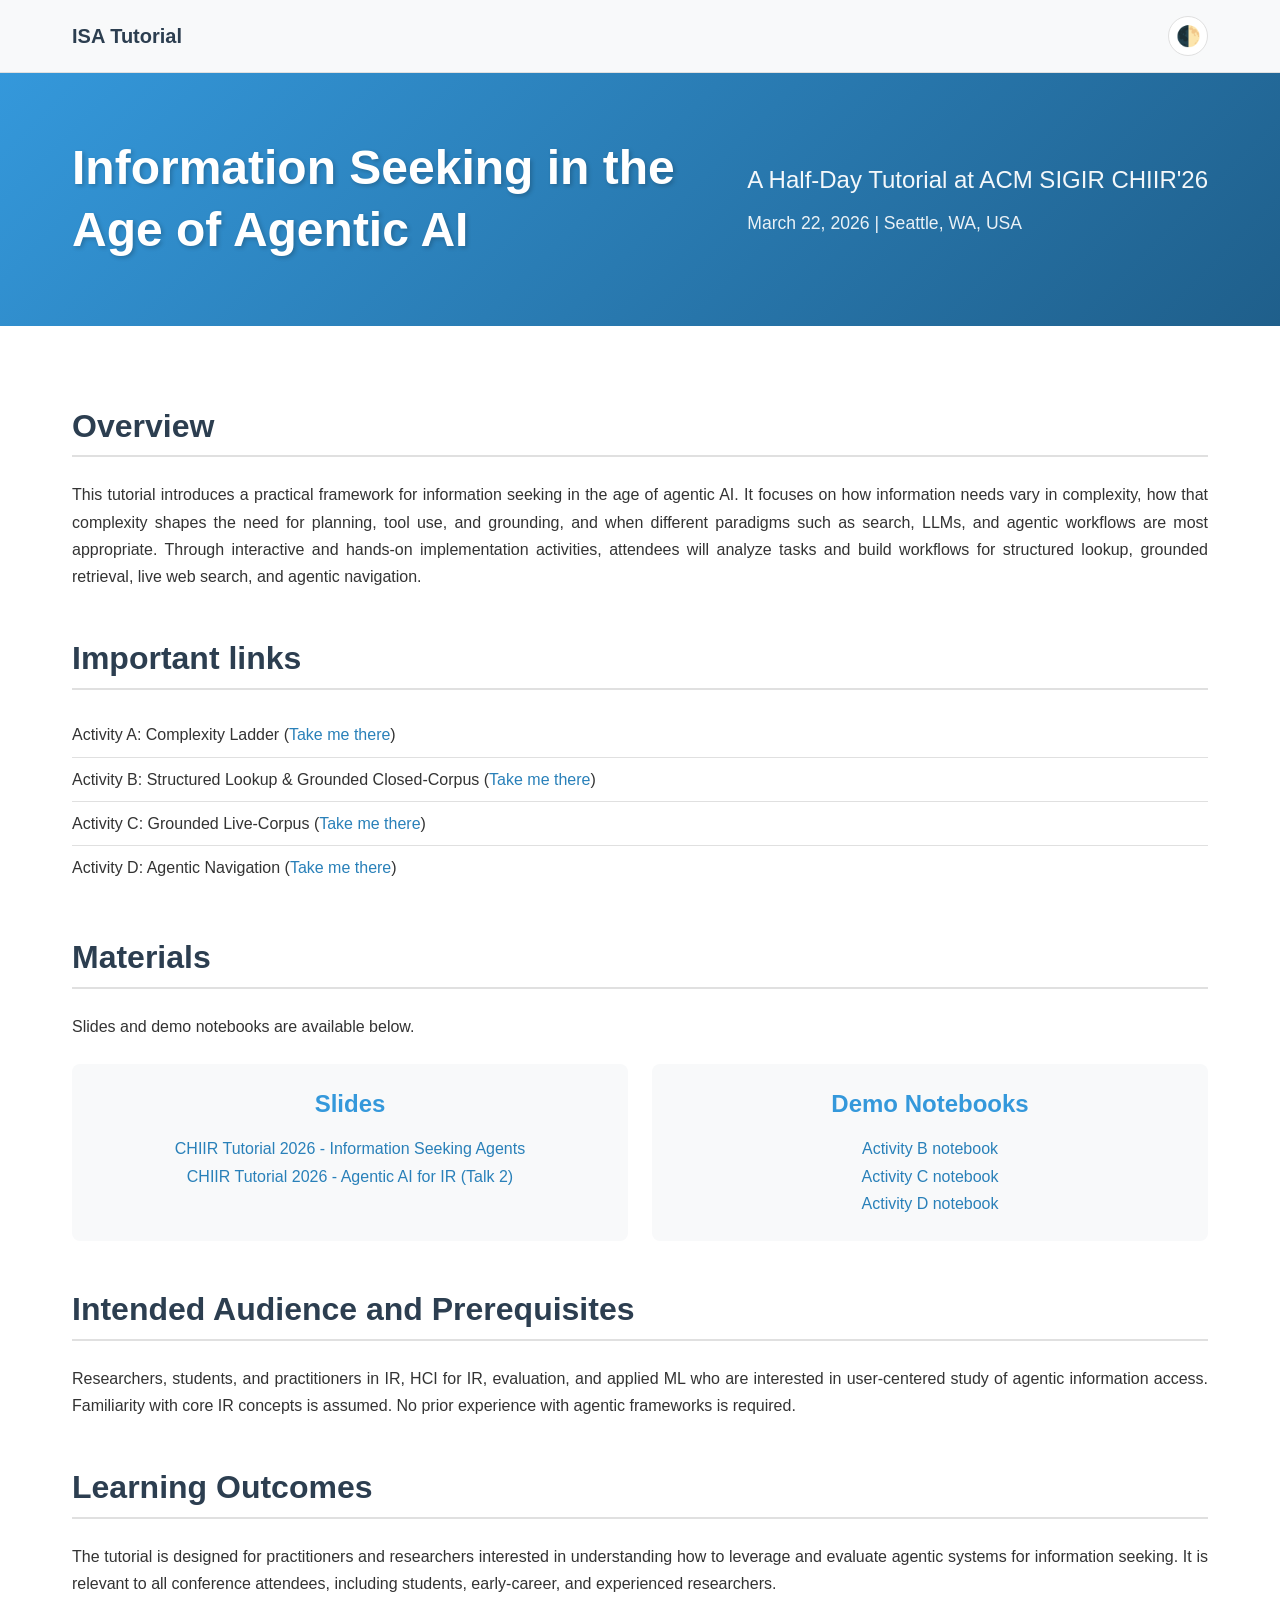
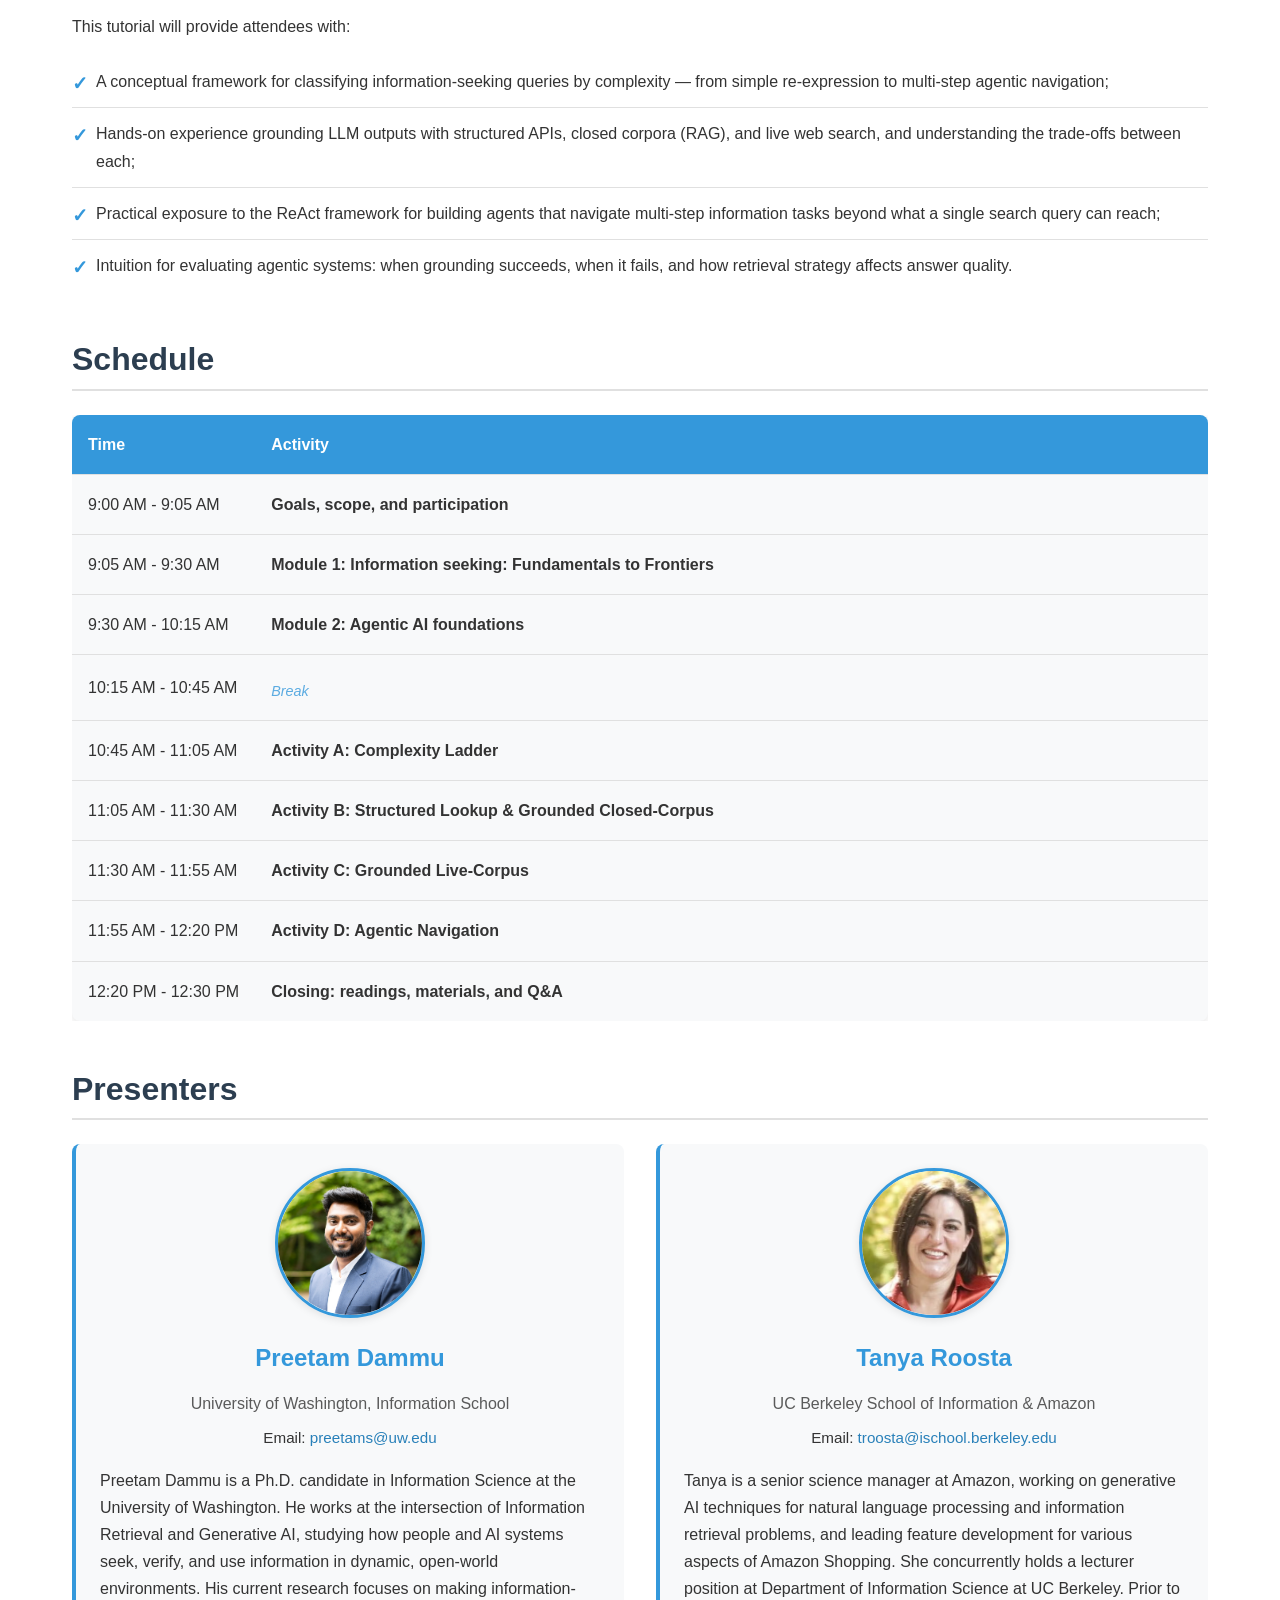
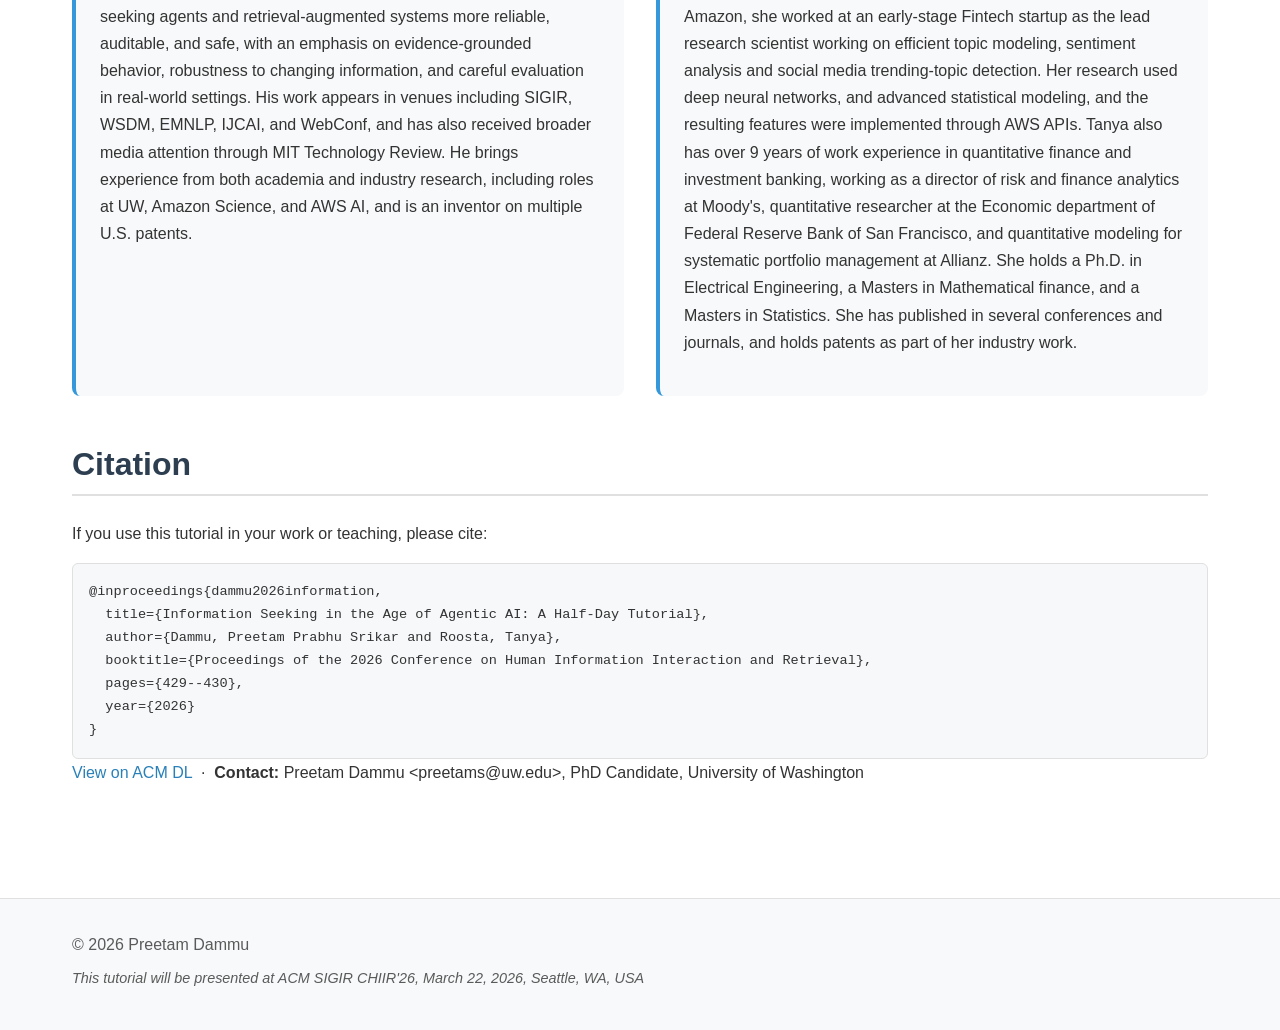
<file: index.html>
<!DOCTYPE html>
<html lang="en">
<head>
    <meta charset="UTF-8">
    <meta name="viewport" content="width=device-width, initial-scale=1.0">
    <meta name="description" content="Information Seeking in the Age of Agentic AI: A Half-Day Tutorial at ACM SIGIR CHIIR'26">
    <title>Information Seeking in the Age of Agentic AI | CHIIR'26 Tutorial</title>
    <link rel="stylesheet" href="css/style.css">
</head>
<body>
    <header>
        <nav class="navbar">
            <div class="container">
                <a href="index.html" class="logo">ISA Tutorial</a>
                <button class="theme-toggle" id="themeToggle" aria-label="Toggle dark mode">🌓</button>
            </div>
        </nav>
    </header>

    <main>
        <section class="hero">
            <div class="container">
                <div class="hero-content">
                    <div class="hero-left">
                        <h1>Information Seeking in the Age of Agentic AI</h1>
                    </div>
                    <div class="hero-right">
                        <p class="subtitle">A Half-Day Tutorial at ACM SIGIR CHIIR'26</p>
                        <p class="conference-info">March 22, 2026 | Seattle, WA, USA</p>
                    </div>
                </div>
            </div>
        </section>

        <section class="content">
            <div class="container">
                <section id="abstract" class="section">
                    <h2>Overview</h2>
                    <p>This tutorial introduces a practical framework for information seeking in the age of agentic AI. It focuses on how information needs vary in complexity, how that complexity shapes the need for planning, tool use, and grounding, and when different paradigms such as search, LLMs, and agentic workflows are most appropriate. Through interactive and hands-on implementation activities, attendees will analyze tasks and build workflows for structured lookup, grounded retrieval, live web search, and agentic navigation.</p>
                </section>

                <section id="important-links" class="section">
                    <h2>Important links</h2>
                    <ul class="important-links-list">
                        <li>Activity A: Complexity Ladder (<a href="activity1.html" target="_blank" rel="noopener noreferrer">Take me there</a>)</li>
                        <li>Activity B: Structured Lookup &amp; Grounded Closed-Corpus (<a href="activity2.html" target="_blank" rel="noopener noreferrer">Take me there</a>)</li>
                        <li>Activity C: Grounded Live-Corpus (<a href="activity3.html" target="_blank" rel="noopener noreferrer">Take me there</a>)</li>
                        <li>Activity D: Agentic Navigation (<a href="activity4.html" target="_blank" rel="noopener noreferrer">Take me there</a>)</li>
                    </ul>
                </section>

                <section id="materials" class="section">
                    <h2>Materials</h2>
                    <p>Slides and demo notebooks are available below.</p>
                    <div class="materials-list">
                        <div class="material-item">
                            <h3>Slides</h3>
                            <p>
                                <a href="assets/slides/CHIIR%20Tutorial%202026%20-%20Information%20Seeking%20Agents.pdf" target="_blank" rel="noopener noreferrer">CHIIR Tutorial 2026 - Information Seeking Agents</a><br>
                                <a href="assets/slides/CHIIR%20Tutorial%202026%20-%20Agentic%20AI%20for%20IR%20%28Talk%202%29.pdf" target="_blank" rel="noopener noreferrer">CHIIR Tutorial 2026 - Agentic AI for IR (Talk 2)</a>
                            </p>
                        </div>
                        <div class="material-item">
                            <h3>Demo Notebooks</h3>
                            <p>
                                <a href="notebooks/activity_b.ipynb" target="_blank" rel="noopener noreferrer">Activity B notebook</a><br>
                                <a href="notebooks/activity_c.ipynb" target="_blank" rel="noopener noreferrer">Activity C notebook</a><br>
                                <a href="notebooks/activity_d.ipynb" target="_blank" rel="noopener noreferrer">Activity D notebook</a>
                            </p>
                        </div>
                    </div>
                </section>

                <section id="audience" class="section">
                    <h2>Intended Audience and Prerequisites</h2>
                    <p>Researchers, students, and practitioners in IR, HCI for IR, evaluation, and applied ML who are interested in user-centered study of agentic information access. Familiarity with core IR concepts is assumed. No prior experience with agentic frameworks is required.</p>
                </section>

                <section id="learning-outcomes" class="section">
                    <h2>Learning Outcomes</h2>
                    <p>The tutorial is designed for practitioners and researchers interested in understanding how to leverage and evaluate agentic systems for information seeking. It is relevant to all conference attendees, including students, early-career, and experienced researchers.</p>
                    <p>This tutorial will provide attendees with:</p>
                    <ul class="outcomes-list">
                        <li>A conceptual framework for classifying information-seeking queries by complexity — from simple re-expression to multi-step agentic navigation;</li>
                        <li>Hands-on experience grounding LLM outputs with structured APIs, closed corpora (RAG), and live web search, and understanding the trade-offs between each;</li>
                        <li>Practical exposure to the ReAct framework for building agents that navigate multi-step information tasks beyond what a single search query can reach;</li>
                        <li>Intuition for evaluating agentic systems: when grounding succeeds, when it fails, and how retrieval strategy affects answer quality.</li>
                    </ul>
                </section>

                <section id="schedule" class="section">
                    <h2>Schedule</h2>
                    <div class="schedule-table">
                        <table>
                            <thead>
                                <tr>
                                    <th>Time</th>
                                    <th>Activity</th>
                                </tr>
                            </thead>
                            <tbody>
                                <tr>
                                    <td>9:00 AM - 9:05 AM</td>
                                    <td><strong>Goals, scope, and participation</strong></td>
                                </tr>
                                <tr>
                                    <td>9:05 AM - 9:30 AM</td>
                                    <td><strong>Module 1: Information seeking: Fundamentals to Frontiers</strong></td>
                                </tr>
                                <tr>
                                    <td>9:30 AM - 10:15 AM</td>
                                    <td><strong>Module 2: Agentic AI foundations</strong></td>
                                </tr>
                                <tr>
                                    <td>10:15 AM - 10:45 AM</td>
                                    <td><em>Break</em></td>
                                </tr>
                                <tr>
                                    <td>10:45 AM - 11:05 AM</td>
                                    <td><strong>Activity A: Complexity Ladder</strong></td>
                                </tr>
                                <tr>
                                    <td>11:05 AM - 11:30 AM</td>
                                    <td><strong>Activity B: Structured Lookup &amp; Grounded Closed-Corpus</strong></td>
                                </tr>
                                <tr>
                                    <td>11:30 AM - 11:55 AM</td>
                                    <td><strong>Activity C: Grounded Live-Corpus</strong></td>
                                </tr>
                                <tr>
                                    <td>11:55 AM - 12:20 PM</td>
                                    <td><strong>Activity D: Agentic Navigation</strong></td>
                                </tr>
                                <tr>
                                    <td>12:20 PM - 12:30 PM</td>
                                    <td><strong>Closing: readings, materials, and Q&amp;A</strong></td>
                                </tr>
                            </tbody>
                        </table>
                    </div>
                </section>

                <section id="presenters" class="section">
                    <h2>Presenters</h2>
                    <div class="presenters-grid">
                        <div class="presenter">
                            <img src="bios/preetam_pic.jpg" alt="Preetam Dammu" class="presenter-photo">
                            <h3>Preetam Dammu</h3>
                            <p class="affiliation">University of Washington, Information School</p>
                            <p class="email">Email: <a href="mailto:preetams@uw.edu">preetams@uw.edu</a></p>
                            <p id="preetam-bio" class="bio-content">Preetam Dammu is a Ph.D. candidate in Information Science at the University of Washington. He works at the intersection of Information Retrieval and Generative AI, studying how people and AI systems seek, verify, and use information in dynamic, open-world environments. His current research focuses on making information-seeking agents and retrieval-augmented systems more reliable, auditable, and safe, with an emphasis on evidence-grounded behavior, robustness to changing information, and careful evaluation in real-world settings. His work appears in venues including SIGIR, WSDM, EMNLP, IJCAI, and WebConf, and has also received broader media attention through MIT Technology Review. He brings experience from both academia and industry research, including roles at UW, Amazon Science, and AWS AI, and is an inventor on multiple U.S. patents.</p>
                        </div>
                        <div class="presenter">
                            <img src="bios/tanya_pic.avif" alt="Tanya Roosta" class="presenter-photo">
                            <h3>Tanya Roosta</h3>
                            <p class="affiliation">UC Berkeley School of Information & Amazon</p>
                            <p class="email">Email: <a href="mailto:troosta@ischool.berkeley.edu">troosta@ischool.berkeley.edu</a></p>
                            <p id="tanya-bio" class="bio-content">Tanya is a senior science manager at Amazon, working on generative AI techniques for natural language processing and information retrieval problems, and leading feature development for various aspects of Amazon Shopping. She concurrently holds a lecturer position at Department of Information Science at UC Berkeley. Prior to Amazon, she worked at an early-stage Fintech startup as the lead research scientist working on efficient topic modeling, sentiment analysis and social media trending-topic detection. Her research used deep neural networks, and advanced statistical modeling, and the resulting features were implemented through AWS APIs. Tanya also has over 9 years of work experience in quantitative finance and investment banking, working as a director of risk and finance analytics at Moody's, quantitative researcher at the Economic department of Federal Reserve Bank of San Francisco, and quantitative modeling for systematic portfolio management at Allianz. She holds a Ph.D. in Electrical Engineering, a Masters in Mathematical finance, and a Masters in Statistics. She has published in several conferences and journals, and holds patents as part of her industry work.</p>
                        </div>
                    </div>
                </section>

                <section id="citation" class="section">
                    <h2>Citation</h2>
                    <p>If you use this tutorial in your work or teaching, please cite:</p>
                    <pre style="background:var(--card-bg,#f6f8fa);border:1px solid var(--border-color,#d0d7de);border-radius:6px;padding:1rem;font-size:0.85rem;overflow-x:auto;">@inproceedings{dammu2026information,
  title={Information Seeking in the Age of Agentic AI: A Half-Day Tutorial},
  author={Dammu, Preetam Prabhu Srikar and Roosta, Tanya},
  booktitle={Proceedings of the 2026 Conference on Human Information Interaction and Retrieval},
  pages={429--430},
  year={2026}
}</pre>
                    <p>
                        <a href="https://dl.acm.org/doi/abs/10.1145/3786304.3787893"
                           target="_blank" rel="noopener">View on ACM DL</a>
                        &nbsp;&middot;&nbsp;
                        <strong>Contact:</strong> Preetam Dammu &lt;preetams@uw.edu&gt;, PhD Candidate, University of Washington
                    </p>
                </section>
            </div>
        </section>
    </main>

    <footer>
        <div class="container">
            <p>&copy; 2026 Preetam Dammu</p>
            <p class="acknowledgment">This tutorial will be presented at ACM SIGIR CHIIR'26, March 22, 2026, Seattle, WA, USA</p>
        </div>
    </footer>

    <script>
        // Dark mode toggle
        const themeToggle = document.getElementById('themeToggle');
        const prefersDark = window.matchMedia('(prefers-color-scheme: dark)').matches;
        const storedTheme = localStorage.getItem('theme');
        
        // Set initial theme
        if (storedTheme) {
            document.body.classList.toggle('dark-mode', storedTheme === 'dark');
        } else if (prefersDark) {
            document.body.classList.add('dark-mode');
        }
        
        themeToggle.addEventListener('click', () => {
            document.body.classList.toggle('dark-mode');
            const isDark = document.body.classList.contains('dark-mode');
            localStorage.setItem('theme', isDark ? 'dark' : 'light');
        });

    </script>
</body>
</html>
</file>
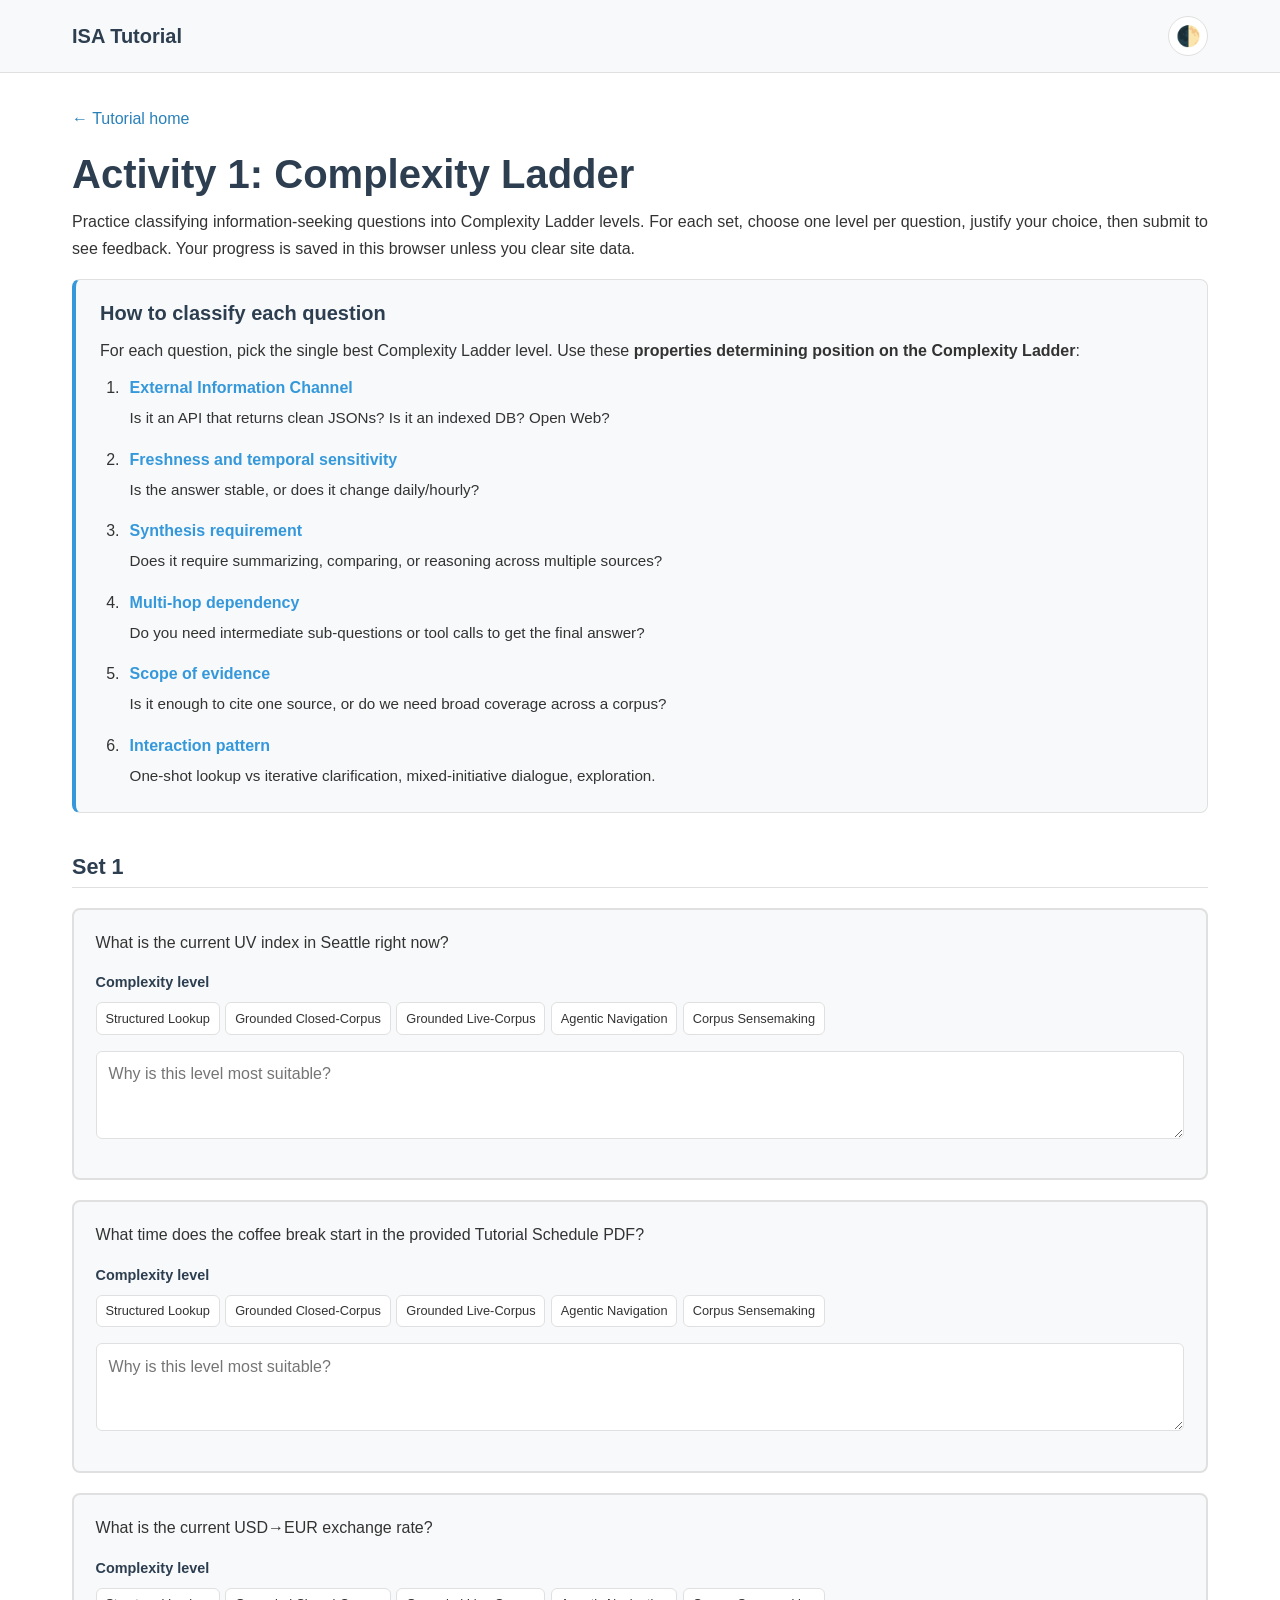
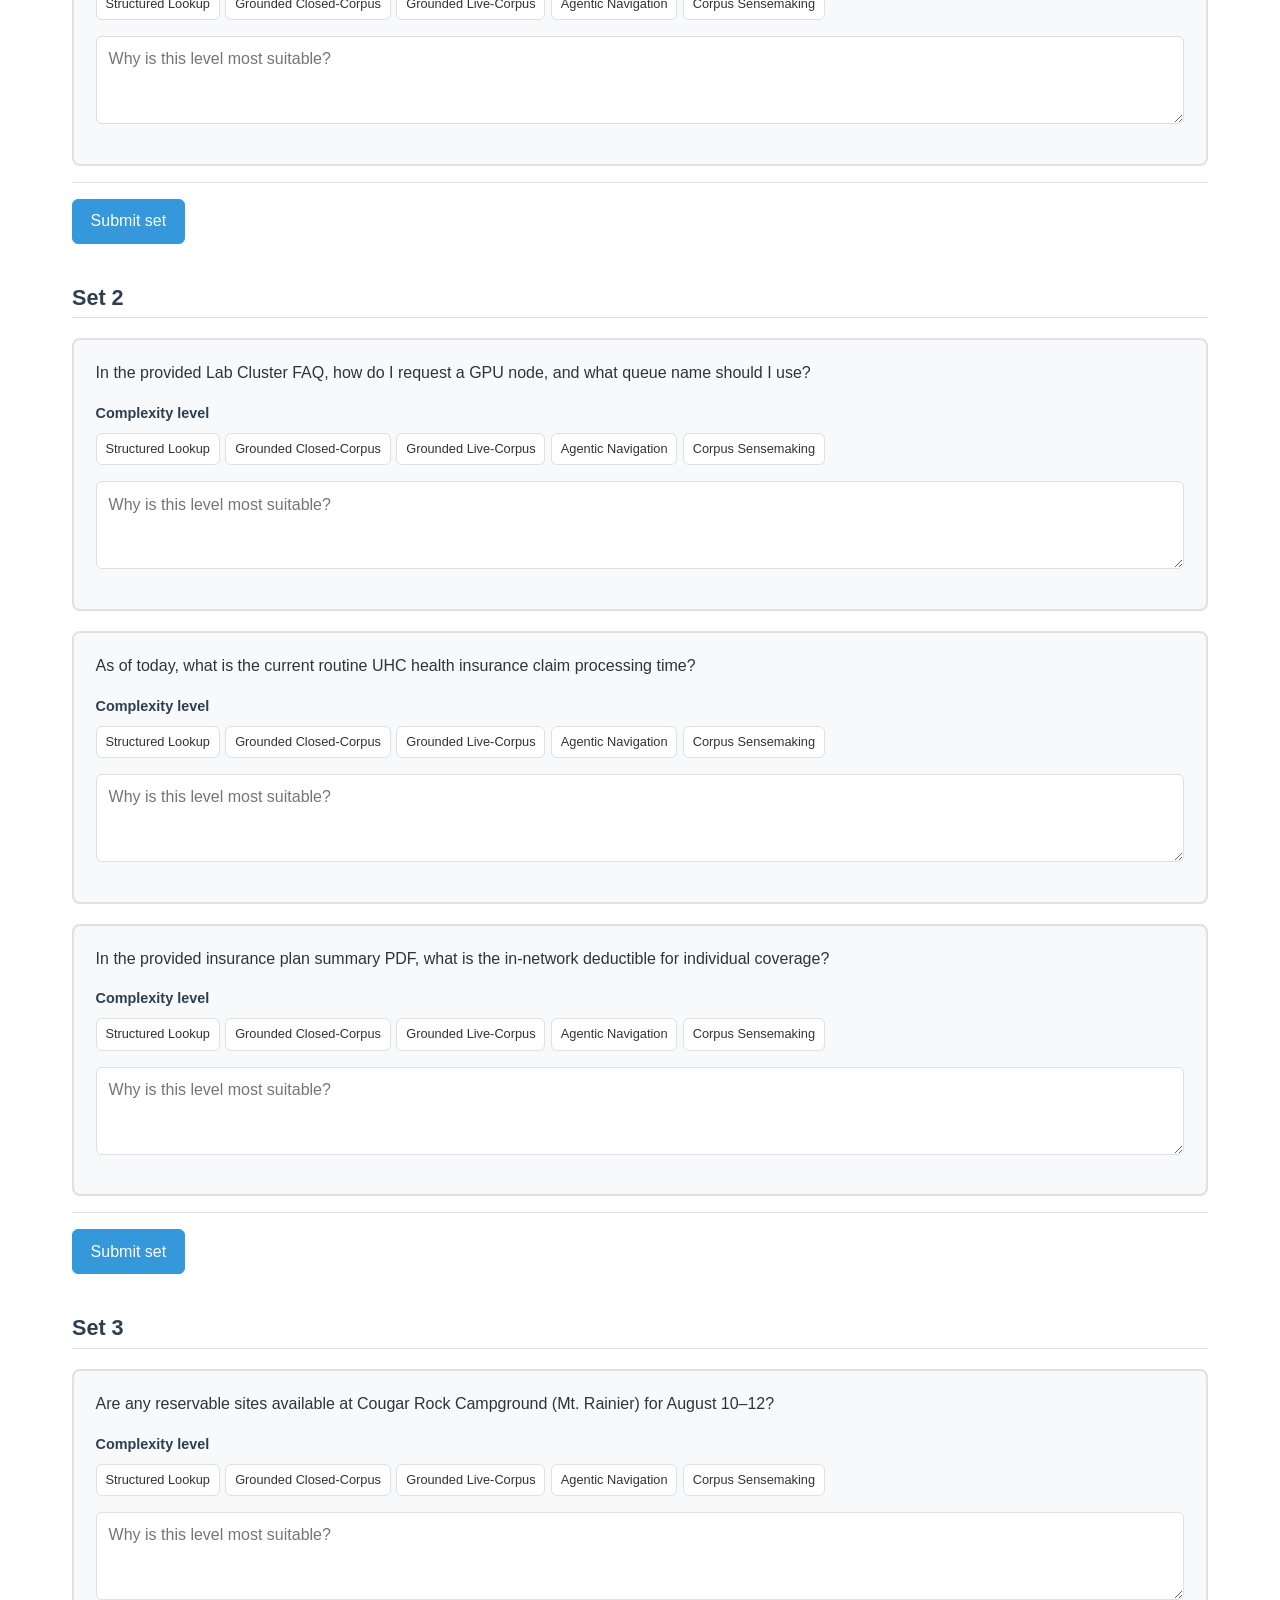
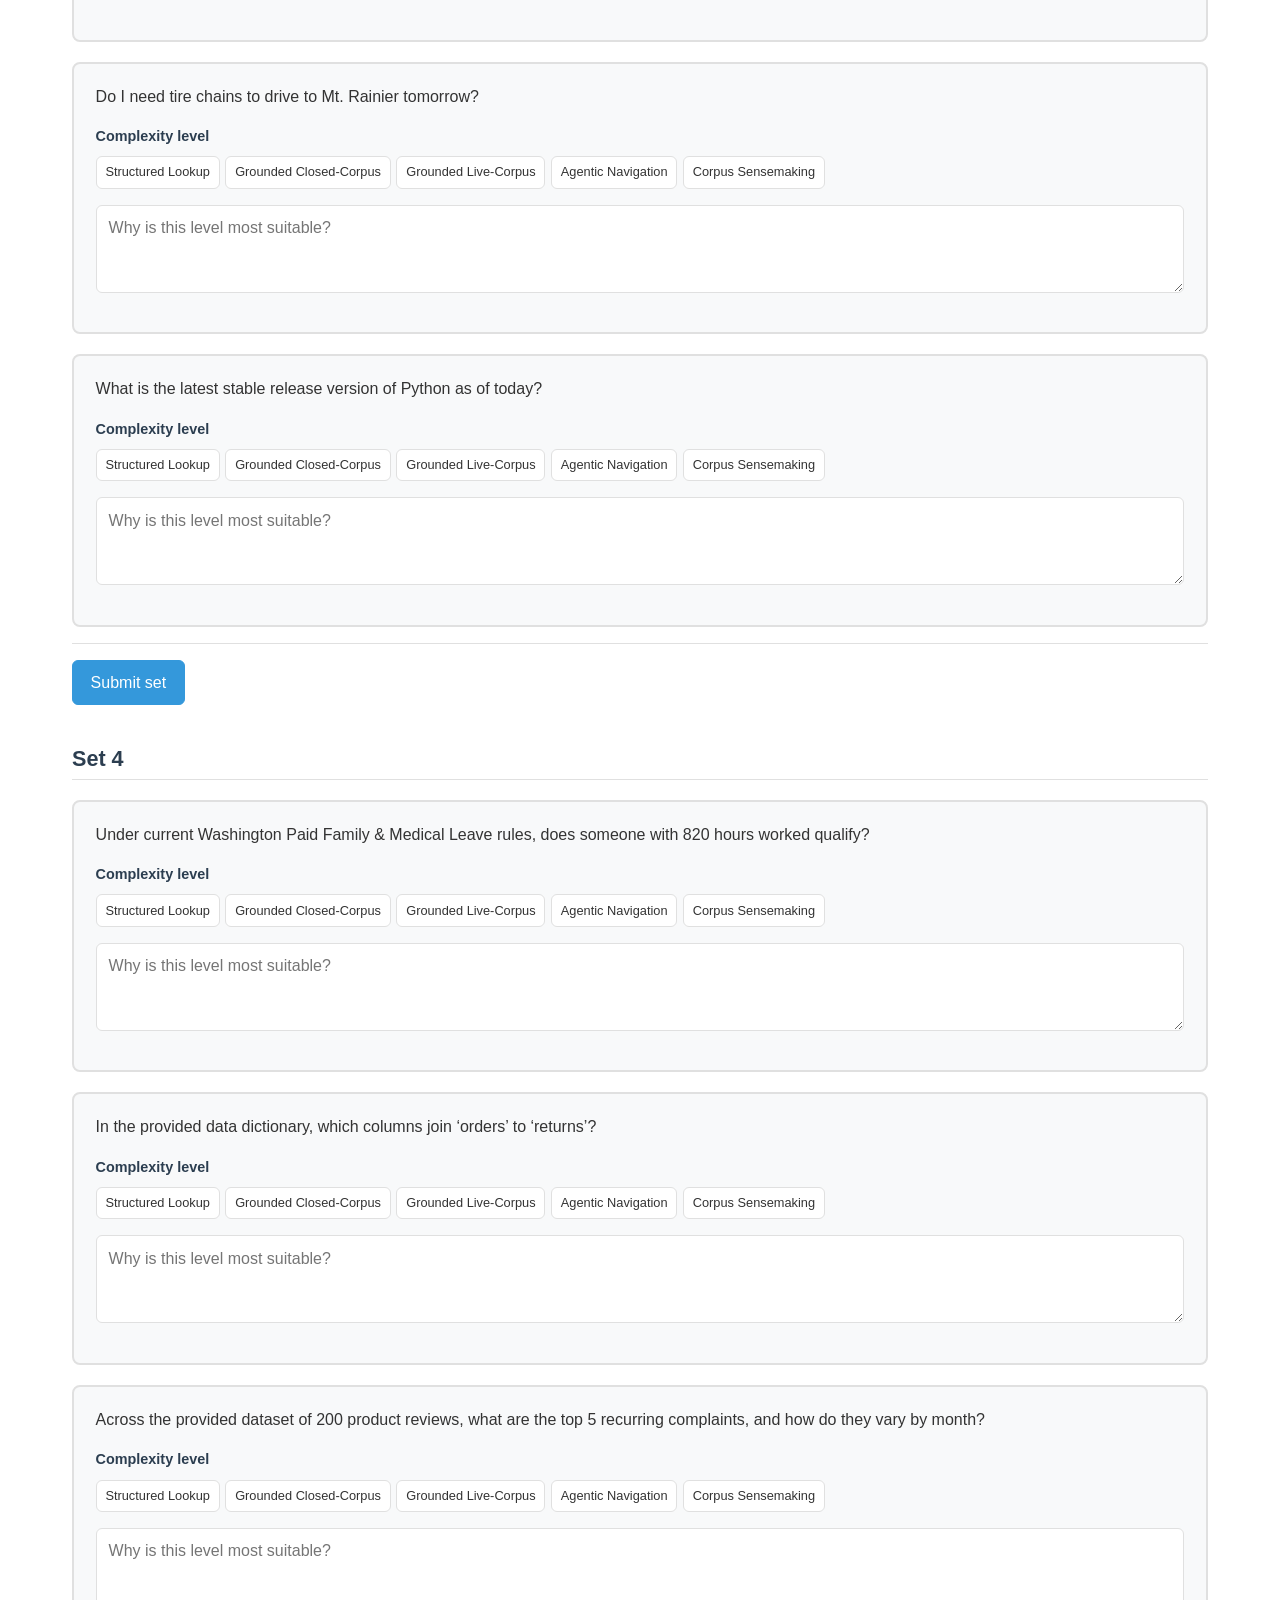
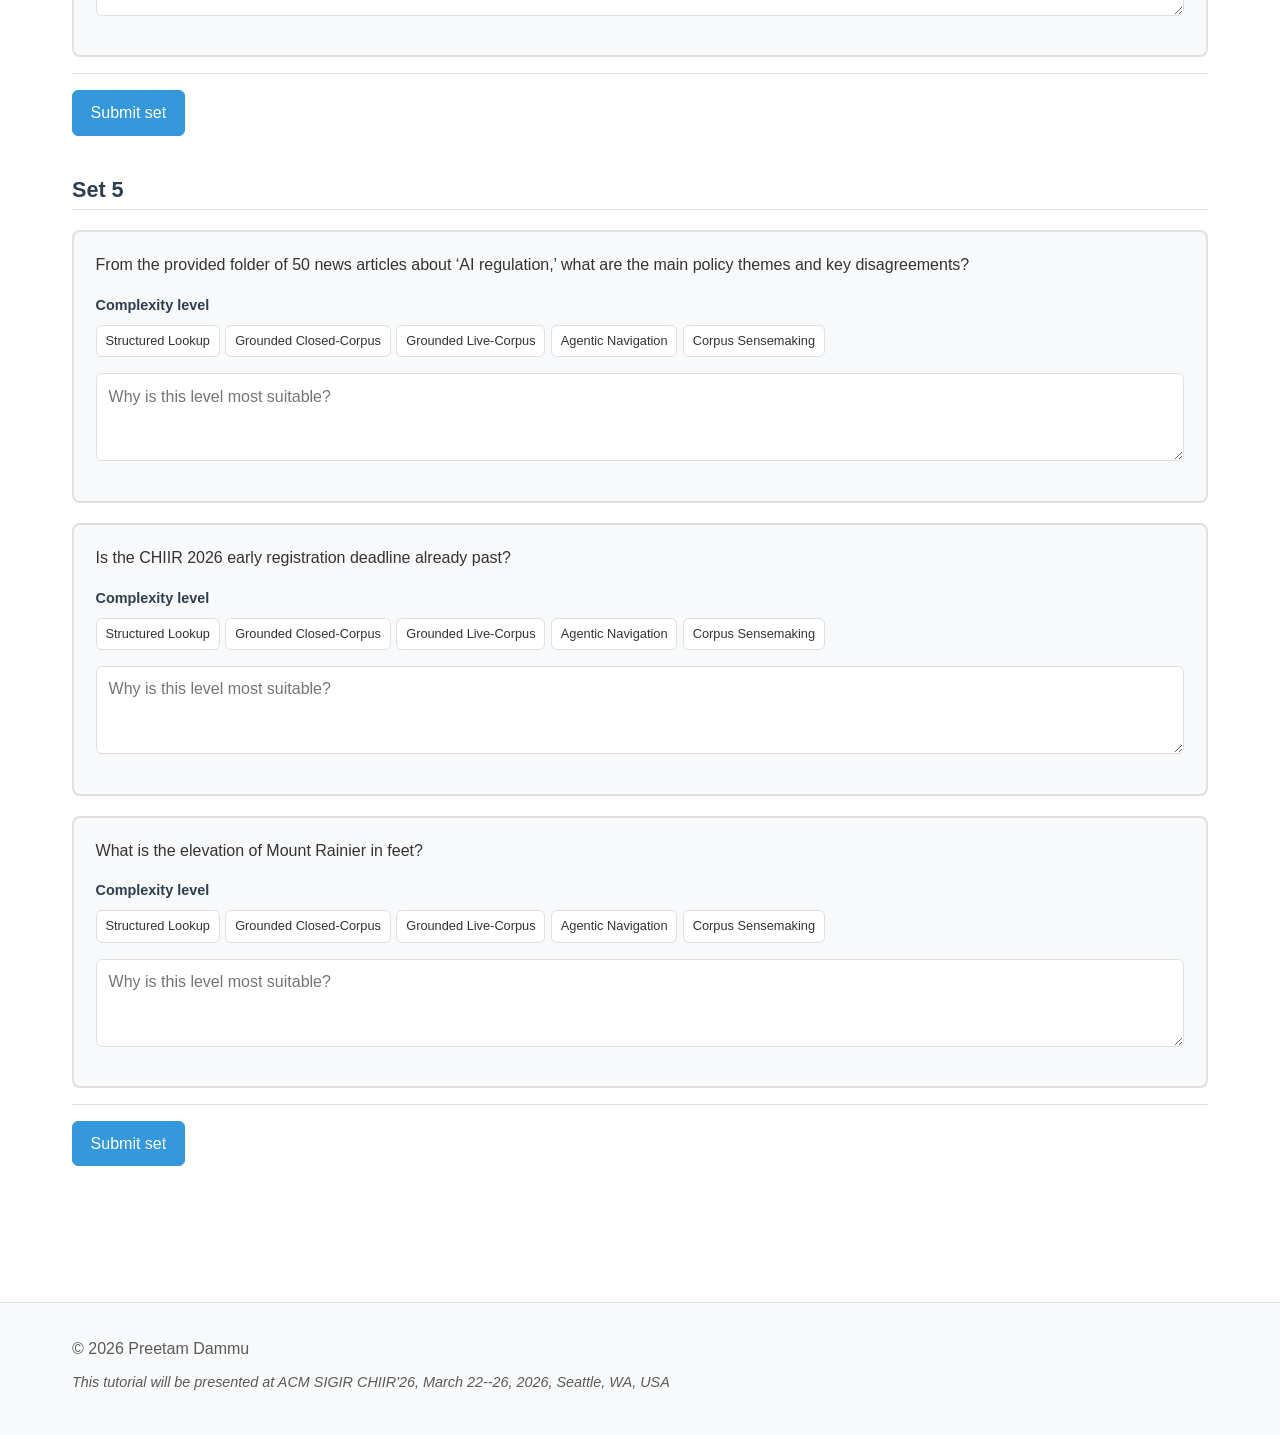
<file: activity1.html>
<!DOCTYPE html>
<html lang="en">
<head>
    <meta charset="UTF-8">
    <meta name="viewport" content="width=device-width, initial-scale=1.0">
    <meta name="description" content="Activity 1: Complexity Ladder — ISA Tutorial at ACM SIGIR CHIIR'26">
    <title>Activity 1: Complexity Ladder | ISA Tutorial</title>
    <link rel="stylesheet" href="css/style.css">
    <link rel="stylesheet" href="assets/task1/task1.css">
</head>
<body>
    <header>
        <nav class="navbar">
            <div class="container">
                <a href="index.html" class="logo">ISA Tutorial</a>
                <button class="theme-toggle" id="themeToggle" aria-label="Toggle dark mode">🌓</button>
            </div>
        </nav>
    </header>

    <main>
        <section class="content">
            <div class="container">
                <section id="activity-1" class="section">
                    <p><a href="index.html">← Tutorial home</a></p>
                    <h1>Activity 1: Complexity Ladder</h1>
                    <p>Practice classifying information-seeking questions into Complexity Ladder levels. For each set, choose one level per question, justify your choice, then submit to see feedback. Your progress is saved in this browser unless you clear site data.</p>
                    <div id="task1-complexity-quiz"></div>
                </section>
            </div>
        </section>
    </main>

    <footer>
        <div class="container">
            <p>&copy; 2026 Preetam Dammu</p>
            <p class="acknowledgment">This tutorial will be presented at ACM SIGIR CHIIR'26, March 22--26, 2026, Seattle, WA, USA</p>
        </div>
    </footer>

    <script>
        const themeToggle = document.getElementById('themeToggle');
        const prefersDark = window.matchMedia('(prefers-color-scheme: dark)').matches;
        const storedTheme = localStorage.getItem('theme');

        if (storedTheme) {
            document.body.classList.toggle('dark-mode', storedTheme === 'dark');
        } else if (prefersDark) {
            document.body.classList.add('dark-mode');
        }

        themeToggle.addEventListener('click', () => {
            document.body.classList.toggle('dark-mode');
            const isDark = document.body.classList.contains('dark-mode');
            localStorage.setItem('theme', isDark ? 'dark' : 'light');
        });
    </script>
    <script type="module">
        import { initTask1Quiz } from './assets/task1/task1.js';
        initTask1Quiz();
    </script>
</body>
</html>
</file>
<file: css/style.css>
/* CSS Variables for theming */
:root {
    --primary-color: #2c3e50;
    --secondary-color: #3498db;
    --accent-color: #e74c3c;
    --text-color: #333;
    --bg-color: #ffffff;
    --bg-secondary: #f8f9fa;
    --border-color: #e0e0e0;
    --link-color: #2980b9;
    --link-hover: #1f5f8b;
    --shadow: rgba(0, 0, 0, 0.1);
    --shadow-hover: rgba(0, 0, 0, 0.15);
    --transition: all 0.3s ease;
}

/* Dark mode variables */
.dark-mode {
    --primary-color: #ecf0f1;
    --secondary-color: #3498db;
    --accent-color: #e74c3c;
    --text-color: #e0e0e0;
    --bg-color: #1a1a1a;
    --bg-secondary: #2d2d2d;
    --border-color: #404040;
    --link-color: #5dade2;
    --link-hover: #85c1e9;
    --shadow: rgba(0, 0, 0, 0.3);
    --shadow-hover: rgba(0, 0, 0, 0.4);
}

/* Reset and base styles */
* {
    margin: 0;
    padding: 0;
    box-sizing: border-box;
}

html {
    scroll-behavior: smooth;
}

body {
    font-family: -apple-system, BlinkMacSystemFont, 'Segoe UI', 'Roboto', 'Oxygen', 'Ubuntu', 'Cantarell', 'Fira Sans', 'Droid Sans', 'Helvetica Neue', sans-serif;
    line-height: 1.7;
    color: var(--text-color);
    background-color: var(--bg-color);
    transition: background-color 0.3s ease, color 0.3s ease;
}

/* Typography */
h1, h2, h3, h4, h5, h6 {
    color: var(--primary-color);
    font-weight: 600;
    line-height: 1.3;
    margin-bottom: 1rem;
    transition: color 0.3s ease;
}

h1 {
    font-size: 2.5rem;
    margin-bottom: 0.5rem;
}

h2 {
    font-size: 2rem;
    margin-top: 2.5rem;
    margin-bottom: 1.5rem;
    padding-bottom: 0.5rem;
    border-bottom: 2px solid var(--border-color);
}

h3 {
    font-size: 1.5rem;
    margin-top: 1.5rem;
    margin-bottom: 1rem;
}

p {
    margin-bottom: 1rem;
    text-align: justify;
}

a {
    color: var(--link-color);
    text-decoration: none;
    transition: var(--transition);
}

a:hover {
    color: var(--link-hover);
    text-decoration: underline;
}

em {
    font-style: italic;
    color: var(--secondary-color);
}

/* Container */
.container {
    max-width: 1200px;
    margin: 0 auto;
    padding: 0 2rem;
}

/* Navigation */
.navbar {
    background-color: var(--bg-secondary);
    border-bottom: 1px solid var(--border-color);
    padding: 1rem 0;
    position: sticky;
    top: 0;
    z-index: 100;
    backdrop-filter: blur(10px);
    transition: var(--transition);
}

.navbar .container {
    display: flex;
    justify-content: space-between;
    align-items: center;
}

.logo {
    font-size: 1.25rem;
    font-weight: 700;
    color: var(--primary-color);
    text-decoration: none;
}

.theme-toggle {
    background: var(--bg-color);
    border: 1px solid var(--border-color);
    border-radius: 50%;
    width: 2.5rem;
    height: 2.5rem;
    font-size: 1.25rem;
    cursor: pointer;
    transition: var(--transition);
    display: flex;
    align-items: center;
    justify-content: center;
}

.theme-toggle:hover {
    background: var(--bg-secondary);
    transform: rotate(15deg);
}

/* Hero section */
.hero {
    background: linear-gradient(135deg, var(--secondary-color) 0%, #1f5f8b 100%);
    color: white;
    padding: 4rem 0;
    margin-bottom: 3rem;
}

.hero-content {
    display: flex;
    justify-content: space-between;
    align-items: center;
    gap: 3rem;
}

.hero-left {
    flex: 1;
}

.hero-right {
    flex: 0 0 auto;
    text-align: right;
}

.hero h1 {
    color: white;
    font-size: 3rem;
    margin-bottom: 0;
    text-shadow: 2px 2px 4px rgba(0, 0, 0, 0.2);
}

.hero .subtitle {
    font-size: 1.5rem;
    margin-bottom: 0.5rem;
    opacity: 0.95;
}

.hero .conference-info {
    font-size: 1.1rem;
    opacity: 0.9;
    margin-bottom: 0;
}

/* Content sections */
.content {
    padding: 2rem 0;
}

.section {
    margin-bottom: 3rem;
}

.section:last-child {
    margin-bottom: 0;
}

/* Tighten spacing before the first section heading ("Overview"). */
#abstract h2 {
    margin-top: 0;
}

/* Presenters grid */
.presenters-grid {
    display: grid;
    grid-template-columns: repeat(auto-fit, minmax(300px, 1fr));
    gap: 2rem;
    margin-top: 1.5rem;
}

.presenter {
    background: var(--bg-secondary);
    padding: 1.5rem;
    border-radius: 8px;
    border-left: 4px solid var(--secondary-color);
    transition: var(--transition);
    text-align: center;
}

.presenter:hover {
    box-shadow: 0 4px 12px var(--shadow);
    transform: translateY(-2px);
}

.presenter-photo {
    width: 150px;
    height: 150px;
    border-radius: 50%;
    object-fit: cover;
    display: block;
    margin: 0 auto 1.5rem auto;
    border: 3px solid var(--secondary-color);
    box-shadow: 0 2px 8px var(--shadow);
}

.presenter h3 {
    margin-top: 0;
    color: var(--secondary-color);
    text-align: center;
}

.presenter .affiliation {
    font-weight: 500;
    color: var(--text-color);
    opacity: 0.8;
    margin-bottom: 0.5rem;
    text-align: center;
}

.presenter .email {
    margin-bottom: 1rem;
    font-size: 0.95rem;
    text-align: center;
}

.presenter .bio-content {
    text-align: left;
}

/* Learning outcomes */
.outcomes-list {
    list-style: none;
    padding-left: 0;
    margin-top: 1rem;
}

.outcomes-list li {
    padding: 0.75rem 0;
    padding-left: 1.5rem;
    position: relative;
    border-bottom: 1px solid var(--border-color);
}

.outcomes-list li:last-child {
    border-bottom: none;
}

.outcomes-list li::before {
    content: "✓";
    position: absolute;
    left: 0;
    color: var(--secondary-color);
    font-weight: bold;
    font-size: 1.2rem;
}

/* Important links */
.important-links-list {
    list-style: none;
    padding-left: 0;
    margin: 1rem 0 0;
}

.important-links-list li {
    padding: 0.6rem 0;
    border-bottom: 1px solid var(--border-color);
    line-height: 1.5;
}

.important-links-list li:last-child {
    border-bottom: none;
}

/* Modules */
.module {
    background: var(--bg-secondary);
    padding: 1.5rem;
    margin-bottom: 1.5rem;
    border-radius: 8px;
    border-left: 4px solid var(--secondary-color);
    transition: var(--transition);
}

.module:hover {
    box-shadow: 0 2px 8px var(--shadow);
}

.module h3 {
    margin-top: 0;
    color: var(--secondary-color);
}

/* Schedule table */
.schedule-note {
    margin-bottom: 1.5rem;
    font-style: italic;
    color: var(--text-color);
    opacity: 0.8;
}

.schedule-table {
    overflow-x: auto;
    margin-top: 1.5rem;
}

table {
    width: 100%;
    border-collapse: collapse;
    background: var(--bg-secondary);
    border-radius: 8px;
    overflow: hidden;
    box-shadow: 0 2px 8px var(--shadow);
}

thead {
    background: var(--secondary-color);
    color: white;
}

th {
    padding: 1rem;
    text-align: left;
    font-weight: 600;
}

td {
    padding: 1rem;
    border-top: 1px solid var(--border-color);
}

tbody tr {
    transition: var(--transition);
}

tbody tr:hover {
    background: var(--bg-color);
}

tbody tr td:first-child {
    font-weight: 500;
    white-space: nowrap;
    width: 150px;
}

tbody em {
    display: block;
    margin-top: 0.5rem;
    font-size: 0.9rem;
    opacity: 0.8;
    font-style: italic;
}

/* Activities */
.activity {
    background: var(--bg-secondary);
    padding: 1.5rem;
    margin-bottom: 1.5rem;
    border-radius: 8px;
    border-left: 4px solid var(--accent-color);
}

.activity h3 {
    margin-top: 0;
    color: var(--accent-color);
}

/* Materials */
.materials-list {
    display: grid;
    grid-template-columns: repeat(auto-fit, minmax(250px, 1fr));
    gap: 1.5rem;
    margin-top: 1.5rem;
}

.material-item {
    background: var(--bg-secondary);
    padding: 1.5rem;
    border-radius: 8px;
    text-align: center;
    transition: var(--transition);
}

.material-item:hover {
    box-shadow: 0 4px 12px var(--shadow);
    transform: translateY(-2px);
}

.material-item h3 {
    margin-top: 0;
    color: var(--secondary-color);
}

.material-item p {
    margin-bottom: 0;
    text-align: center;
}

.material-item em {
    color: var(--text-color);
    opacity: 0.7;
    display: block;
    text-align: center;
}

/* Activity launch bar (Colab badge + runtime note) */
.activity-launch {
    display: flex;
    align-items: center;
    gap: 1rem;
    margin: 1.5rem 0 2rem;
    flex-wrap: wrap;
}

.colab-badge-link {
    display: inline-flex;
    align-items: center;
    text-decoration: none;
    transition: var(--transition);
}

.colab-badge-link:hover {
    opacity: 0.85;
    transform: translateY(-1px);
}

.activity-runtime {
    font-size: 0.9rem;
    color: var(--text-color);
    opacity: 0.75;
}

/* Footer */
footer {
    background: var(--bg-secondary);
    border-top: 1px solid var(--border-color);
    padding: 2rem 0;
    margin-top: 4rem;
    text-align: center;
}

footer p {
    margin-bottom: 0.5rem;
    color: var(--text-color);
    opacity: 0.8;
}

footer .acknowledgment {
    font-size: 0.9rem;
    font-style: italic;
}

/* Responsive design */
@media (max-width: 768px) {
    .container {
        padding: 0 1rem;
    }

    .hero-content {
        flex-direction: column;
        text-align: center;
        gap: 2rem;
    }

    .hero-right {
        text-align: center;
    }

    .hero h1 {
        font-size: 2rem;
    }

    .hero .subtitle {
        font-size: 1.25rem;
    }

    h2 {
        font-size: 1.75rem;
    }

    h3 {
        font-size: 1.25rem;
    }

    .presenters-grid {
        grid-template-columns: 1fr;
    }

    .presenter-photo {
        width: 120px;
        height: 120px;
    }

    .materials-list {
        grid-template-columns: 1fr;
    }

    table {
        font-size: 0.9rem;
    }

    tbody tr td:first-child {
        width: 100px;
    }
}

@media (max-width: 480px) {
    .hero {
        padding: 2rem 0;
    }

    .hero h1 {
        font-size: 1.75rem;
    }

    .hero .subtitle {
        font-size: 1.1rem;
    }

    table {
        font-size: 0.85rem;
    }

    th, td {
        padding: 0.75rem 0.5rem;
    }
}

/* Print styles */
@media print {
    .navbar,
    .theme-toggle,
    footer {
        display: none;
    }

    .hero {
        background: white;
        color: black;
        border-bottom: 2px solid black;
    }

    .hero h1 {
        color: black;
        text-shadow: none;
    }

    a {
        color: black;
        text-decoration: underline;
    }
}
</file>
<file: assets/task1/task1.css>
/* Task 1 — Complexity Ladder Quiz (scoped; inherits site CSS variables from body) */

.task1-quiz {
  font-size: 1rem;
  line-height: 1.6;
  color: var(--text-color);
}

.task1-quiz__intro {
  margin-bottom: 2rem;
  padding: 1.25rem 1.5rem;
  background: var(--bg-secondary);
  border: 1px solid var(--border-color);
  border-radius: 8px;
  border-left: 4px solid var(--secondary-color);
}

.task1-quiz__intro h3 {
  margin-top: 0;
  margin-bottom: 0.75rem;
  color: var(--primary-color);
  font-size: 1.25rem;
}

.task1-quiz__intro p {
  margin-bottom: 0.75rem;
  text-align: left;
}

.task1-quiz__intro ul {
  margin: 0;
  padding-left: 1.25rem;
}

.task1-quiz__intro li {
  margin-bottom: 0.5rem;
}

.task1-quiz__intro ol.task1-quiz__properties {
  margin: 0.5rem 0 0;
  padding-left: 1.5rem;
}

.task1-quiz__intro ol.task1-quiz__properties > li {
  margin-bottom: 1rem;
  padding-left: 0.35rem;
}

.task1-quiz__intro ol.task1-quiz__properties > li:last-child {
  margin-bottom: 0;
}

.task1-quiz__intro ol.task1-quiz__properties > li > strong {
  display: block;
  margin-bottom: 0.35rem;
  color: var(--secondary-color);
}

.task1-quiz__intro .task1-quiz__property-detail {
  margin: 0 0 0.25rem;
  font-size: 0.95rem;
  text-align: left;
}

.task1-quiz__set {
  margin-bottom: 2.5rem;
  scroll-margin-top: 5rem;
}

.task1-quiz__set-title {
  font-size: 1.35rem;
  color: var(--primary-color);
  margin-bottom: 1.25rem;
  padding-bottom: 0.35rem;
  border-bottom: 1px solid var(--border-color);
}

.task1-quiz__cards {
  display: flex;
  flex-direction: column;
  gap: 1.25rem;
}

.task1-quiz__card {
  background: var(--bg-secondary);
  border: 2px solid var(--border-color);
  border-radius: 8px;
  padding: 1.25rem 1.35rem;
  transition: border-color 0.2s ease, box-shadow 0.2s ease;
}

.task1-quiz__card--correct {
  border-color: #27ae60;
  box-shadow: 0 0 0 1px rgba(39, 174, 96, 0.25);
}

.task1-quiz__card--incorrect {
  border-color: #c0392b;
  box-shadow: 0 0 0 1px rgba(192, 57, 43, 0.2);
}

.task1-quiz__question-text {
  margin: 0 0 1rem;
  text-align: left;
  font-weight: 500;
}

/* Segmented radios */
.task1-quiz__fieldset {
  border: none;
  margin: 0 0 1rem;
  padding: 0;
}

.task1-quiz__legend {
  font-size: 0.9rem;
  font-weight: 600;
  margin-bottom: 0.5rem;
  color: var(--primary-color);
}

.task1-quiz__visually-hidden {
  position: absolute;
  width: 1px;
  height: 1px;
  padding: 0;
  margin: -1px;
  overflow: hidden;
  clip: rect(0, 0, 0, 0);
  white-space: nowrap;
  border: 0;
}

.task1-quiz__segment-wrap {
  display: flex;
  flex-wrap: wrap;
  gap: 0.35rem;
}

.task1-quiz__segment-label {
  display: inline-flex;
  align-items: center;
  cursor: pointer;
  font-size: 0.8rem;
  line-height: 1.25;
  padding: 0.45rem 0.55rem;
  border: 1px solid var(--border-color);
  border-radius: 6px;
  background: var(--bg-color);
  color: var(--text-color);
  transition: background 0.15s ease, border-color 0.15s ease;
  max-width: 100%;
}

.task1-quiz__segment-label:hover {
  border-color: var(--secondary-color);
}

.task1-quiz__segment {
  position: absolute;
  opacity: 0;
  width: 0;
  height: 0;
  pointer-events: none;
}

.task1-quiz__segment:focus-visible + .task1-quiz__segment-label {
  outline: 2px solid var(--secondary-color);
  outline-offset: 2px;
}

.task1-quiz__segment:checked + .task1-quiz__segment-label {
  background: var(--secondary-color);
  color: #fff;
  border-color: var(--secondary-color);
}

.task1-quiz__segment:disabled + .task1-quiz__segment-label {
  opacity: 0.55;
  cursor: not-allowed;
}

.task1-quiz__textarea {
  width: 100%;
  min-height: 5.5rem;
  padding: 0.65rem 0.75rem;
  font: inherit;
  line-height: 1.5;
  color: var(--text-color);
  background: var(--bg-color);
  border: 1px solid var(--border-color);
  border-radius: 6px;
  resize: vertical;
  margin-bottom: 0.75rem;
  box-sizing: border-box;
}

.task1-quiz__textarea:focus {
  outline: none;
}

.task1-quiz__textarea:focus-visible {
  outline: 2px solid var(--secondary-color);
  outline-offset: 2px;
}

.task1-quiz__textarea:disabled {
  opacity: 0.75;
  cursor: not-allowed;
}

.task1-quiz__field-error {
  font-size: 0.85rem;
  color: var(--accent-color);
  margin: -0.35rem 0 0.75rem;
}

.task1-quiz__feedback {
  margin-top: 0.5rem;
  padding: 0.85rem 1rem;
  background: var(--bg-color);
  border: 1px solid var(--border-color);
  border-radius: 6px;
  font-size: 0.9rem;
}

.task1-quiz__feedback[hidden] {
  display: none !important;
}

.task1-quiz__verdict {
  font-weight: 700;
  margin-bottom: 0.5rem;
}

.task1-quiz__verdict--ok {
  color: #27ae60;
}

.task1-quiz__verdict--bad {
  color: #c0392b;
}

.task1-quiz__feedback-row {
  margin-bottom: 0.35rem;
}

.task1-quiz__feedback-row:last-child {
  margin-bottom: 0;
}

.task1-quiz__set-footer {
  display: flex;
  flex-wrap: wrap;
  align-items: center;
  gap: 0.75rem 1rem;
  margin-top: 1rem;
  padding-top: 1rem;
  border-top: 1px solid var(--border-color);
}

.task1-quiz__btn {
  font: inherit;
  cursor: pointer;
  padding: 0.55rem 1.1rem;
  border-radius: 6px;
  border: 1px solid var(--border-color);
  background: var(--bg-color);
  color: var(--text-color);
  transition: background 0.15s ease, border-color 0.15s ease;
}

.task1-quiz__btn:hover:not(:disabled) {
  background: var(--bg-secondary);
  border-color: var(--secondary-color);
}

.task1-quiz__btn:focus {
  outline: none;
}

.task1-quiz__btn:focus-visible {
  outline: 2px solid var(--secondary-color);
  outline-offset: 2px;
}

.task1-quiz__btn--primary {
  background: var(--secondary-color);
  color: #fff;
  border-color: var(--secondary-color);
}

.task1-quiz__btn--primary:hover:not(:disabled) {
  filter: brightness(1.05);
  background: var(--secondary-color);
}

.task1-quiz__btn:disabled {
  opacity: 0.5;
  cursor: not-allowed;
}

.task1-quiz__score {
  font-weight: 600;
  color: var(--primary-color);
}

.task1-quiz__set-error {
  flex-basis: 100%;
  font-size: 0.9rem;
  color: var(--accent-color);
  margin: 0;
}

@media (max-width: 640px) {
  .task1-quiz__segment-wrap {
    flex-direction: column;
  }

  .task1-quiz__segment-label {
    width: 100%;
    box-sizing: border-box;
  }
}
</file>
